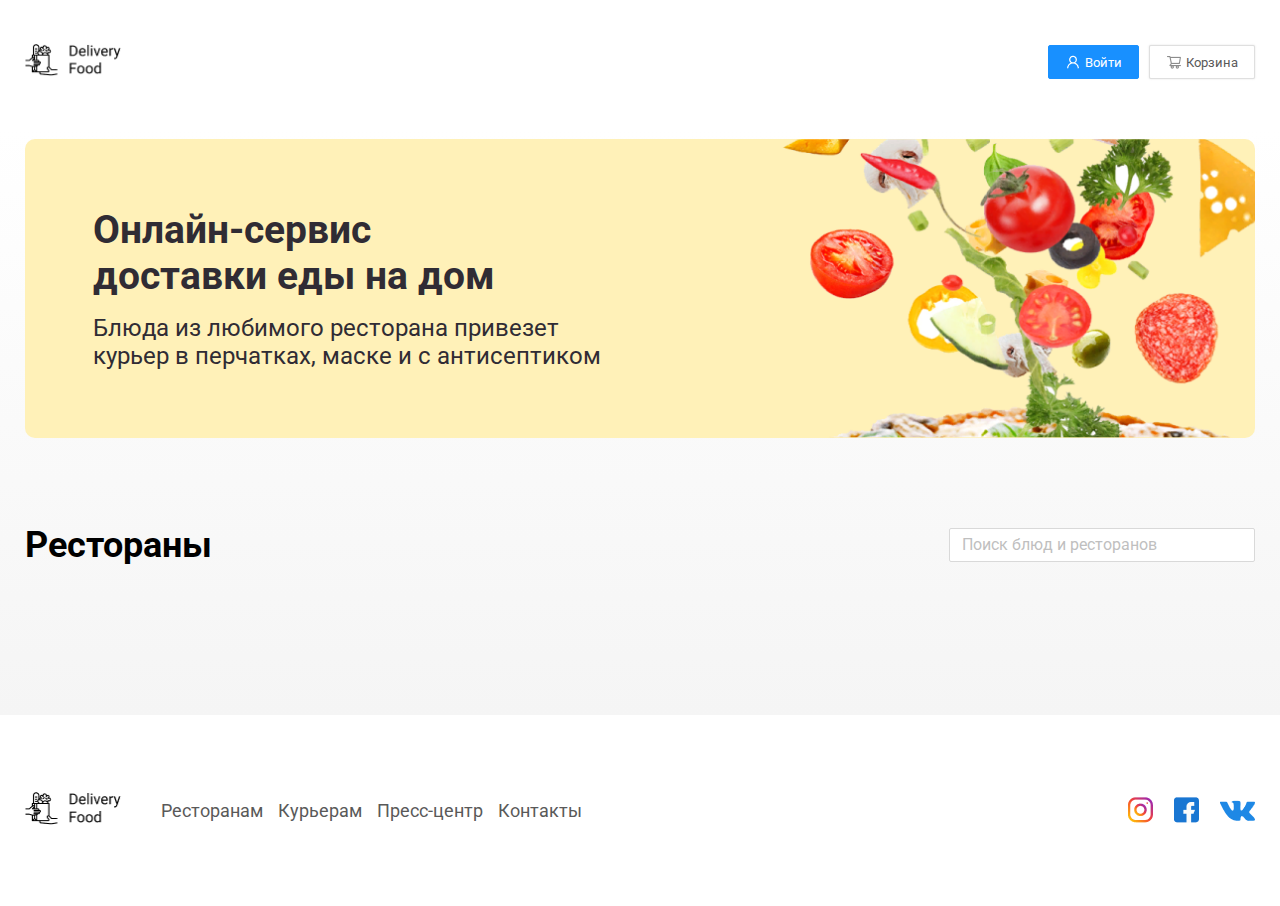
<file: delivery-html/index.html>
<!DOCTYPE html>
<html lang="ru">
  <head>
    <meta charset="UTF-8" />
    <meta name="viewport" content="width=device-width, initial-scale=1.0" />
    <title>Delivery Food</title>
    <link rel="stylesheet" href="style.css" />
    <link rel="preconnect" href="https://fonts.googleapis.com" />
    <link rel="preconnect" href="https://fonts.gstatic.com" crossorigin />
    <link
      href="https://fonts.googleapis.com/css2?family=Roboto&display=swap"
      rel="stylesheet"
    />
    <script src="./scripts/index.js" defer></script>
  </head>
  <body>
    <div class="page-wrapper">

      <header class="header">
        <div class="container">
          <div class="header-box">
            <a class="header-logo logo" href="./index.html">
              <img src="./img/logo.png" alt="logo" />
            </a>
            <div class="header-controls">
              <button class="btn btn-primary">
                <img src="./img/icon/user.png" alt="user" />
                Войти
              </button>
              <button class="btn btn-outline" id="cart-button">
                <img src="./img/icon/shopping-cart.png" alt="shopping-cart" />
                Корзина
              </button>
            </div>
          </div>
        </div>
      </header>

      <main class="main">
        <section class="banner">
          <div class="container">
            <div class="banner-item">
              <h2 class="banner-item-title">
                Онлайн-сервис <br />
                доставки еды на дом
              </h2>
              <p class="banner-item-subtitle">
                Блюда из любимого ресторана привезет курьер в перчатках, маске и
                с антисептиком
              </p>
            </div>
          </div>
        </section>

        <section class="products">
          <div class="container">
            <div class="products-header">
              <h3 class="products-header-title">Рестораны</h3>
              <input
                type="text"
                class="products-header-search"
                placeholder="Поиск блюд и ресторанов"
              />
            </div>

            <div class="products-wrapper" id="rests-container">

              <!-- <a href="./goods.html?id=${card.id}" class="products-card">
                <div class="products-card__image">
                  <img src="./img/rests/1.jpg" alt="restoran" />
                </div>
                <div class="products-card__description">
                  <div class="products-card__description-row">
                    <h4 class="products-card__description-title">Пицца плюс</h4>
                    <div class="products-card__description-badge">50 мин</div>
                  </div>
                  <div class="products-card__description-row">
                    <div class="products-card__description-info">
                      <div class="products-card__description-info-raiting">
                        <img src="./img/icon/star.svg" alt="star" />
                        4.5
                      </div>
                      <div class="products-card__description-info-price">
                        От 900 ₽
                      </div>
                      <div class="products-card__description-info-group">
                        Пицца
                      </div>
                    </div>
                  </div>
                </div>
              </a>

              <a href="./goods.html" class="products-card">
                <div class="products-card__image">
                  <img src="./img/rests/2.jpg" alt="restoran" />
                </div>
                <div class="products-card__description">
                  <div class="products-card__description-row">
                    <h4 class="products-card__description-title">Тануки</h4>
                    <div class="products-card__description-badge">50 мин</div>
                  </div>
                  <div class="products-card__description-row">
                    <div class="products-card__description-info">
                      <div class="products-card__description-info-raiting">
                        <img src="./img/icon/star.svg" alt="star" />
                        4.5
                      </div>
                      <div class="products-card__description-info-price">
                        От 900 ₽
                      </div>
                      <div class="products-card__description-info-group">
                        Пицца
                      </div>
                    </div>
                  </div>
                </div>
              </a>

              <a href="./goods.html" class="products-card">
                <div class="products-card__image">
                  <img src="./img/rests/3.jpg" alt="restoran" />
                </div>
                <div class="products-card__description">
                  <div class="products-card__description-row">
                    <h4 class="products-card__description-title">FoodBand</h4>
                    <div class="products-card__description-badge">50 мин</div>
                  </div>
                  <div class="products-card__description-row">
                    <div class="products-card__description-info">
                      <div class="products-card__description-info-raiting">
                        <img src="./img/icon/star.svg" alt="star" />
                        4.5
                      </div>
                      <div class="products-card__description-info-price">
                        От 900 ₽
                      </div>
                      <div class="products-card__description-info-group">
                        Пицца
                      </div>
                    </div>
                  </div>
                </div>
              </a>

              <a href="./goods.html" class="products-card">
                <div class="products-card__image">
                  <img src="./img/rests/4.jpg" alt="restoran" />
                </div>
                <div class="products-card__description">
                  <div class="products-card__description-row">
                    <h4 class="products-card__description-title">
                      Жадина-пицца
                    </h4>
                    <div class="products-card__description-badge">50 мин</div>
                  </div>
                  <div class="products-card__description-row">
                    <div class="products-card__description-info">
                      <div class="products-card__description-info-raiting">
                        <img src="./img/icon/star.svg" alt="star" />
                        4.5
                      </div>
                      <div class="products-card__description-info-price">
                        От 900 ₽
                      </div>
                      <div class="products-card__description-info-group">
                        Пицца
                      </div>
                    </div>
                  </div>
                </div>
              </a>

              <a href="./goods.html" class="products-card">
                <div class="products-card__image">
                  <img src="./img/rests/5.jpg" alt="restoran" />
                </div>
                <div class="products-card__description">
                  <div class="products-card__description-row">
                    <h4 class="products-card__description-title">Точка еды</h4>
                    <div class="products-card__description-badge">50 мин</div>
                  </div>
                  <div class="products-card__description-row">
                    <div class="products-card__description-info">
                      <div class="products-card__description-info-raiting">
                        <img src="./img/icon/star.svg" alt="star" />
                        4.5
                      </div>
                      <div class="products-card__description-info-price">
                        От 900 ₽
                      </div>
                      <div class="products-card__description-info-group">
                        Пицца
                      </div>
                    </div>
                  </div>
                </div>
              </a>

              <a href="./goods.html" class="products-card">
                <div class="products-card__image">
                  <img src="./img/rests/6.jpg" alt="restoran" />
                </div>
                <div class="products-card__description">
                  <div class="products-card__description-row">
                    <h4 class="products-card__description-title">
                      PizzaBurger
                    </h4>
                    <div class="products-card__description-badge">50 мин</div>
                  </div>
                  <div class="products-card__description-row">
                    <div class="products-card__description-info">
                      <div class="products-card__description-info-raiting">
                        <img src="./img/icon/star.svg" alt="star" />
                        4.5
                      </div>
                      <div class="products-card__description-info-price">
                        От 900 ₽
                      </div>
                      <div class="products-card__description-info-group">
                        Пицца
                      </div>
                    </div>
                  </div>
                </div>
              </a> -->

            </div>
          </div>
        </section>
      </main>

      <div class="cart-modal_overlay">
        <div class="cart-modal">
          <div class="cart-modal-header">
            <div class="cart-modal-header-title">Корзина</div>
            <span class="cart-modal-header-close">
              <img src="./img/icon/close.svg" alt="close">
            </span>
          </div>

          <div class="cart-modal-body">
            <div class="cart-item">
              <p class="cart-item-title">Ролл угорь стандарт</p>

              <div class="cart-item_controls">
                <div class="cart-item_controls-price">250 ₽</div>
                <button class="btn btn-outline"> - </button>
                <div class="cart-item_controls-count">1</div>
                <button class="btn btn-outline"> + </button>
              </div>
            </div>

            <div class="cart-item">
              <p class="cart-item-title">Ролл угорь стандарт</p>
              <div class="cart-item_controls">
                <div class="cart-item_controls-price">250 ₽</div>
                <button class="btn btn-outline"> - </button>
                <div class="cart-item_controls-count">1</div>
                <button class="btn btn-outline"> + </button>
              </div>
            </div>
          </div>

          <div class="cart-modal-footer">
            <div class="cart-modal-footer-price">1250 ₽</div>
            <div class="cart-modal-footer-controls">
              <button class="btn btn-primary">
                Оформить заказ
              </button>
              <button class="btn btn-outline">
                Отмена
              </button>
            </div>
          </div>
        </div>
      </div>

      <footer class="footer">
        <div class="container">
          <div class="footer-box">
            <a href="./index.html" class="footer-logo logo">
              <img src="./img/logo.png" alt="logo" />
            </a>
            <div class="footer-nav">
              <ul>
                <li>Ресторанам</li>
                <li>Курьерам</li>
                <li>Пресс-центр</li>
                <li>Контакты</li>
              </ul>
            </div>
            <div class="footer-social">
              <img src="./img/icon/inst.png" alt="instagram" />
              <img src="./img/icon/fb.png" alt="facebook" />
              <img src="./img/icon/vk.png" alt="vk" />
            </div>
          </div>
        </div>
      </footer>

    </div>
  </body>
</html>
</file>
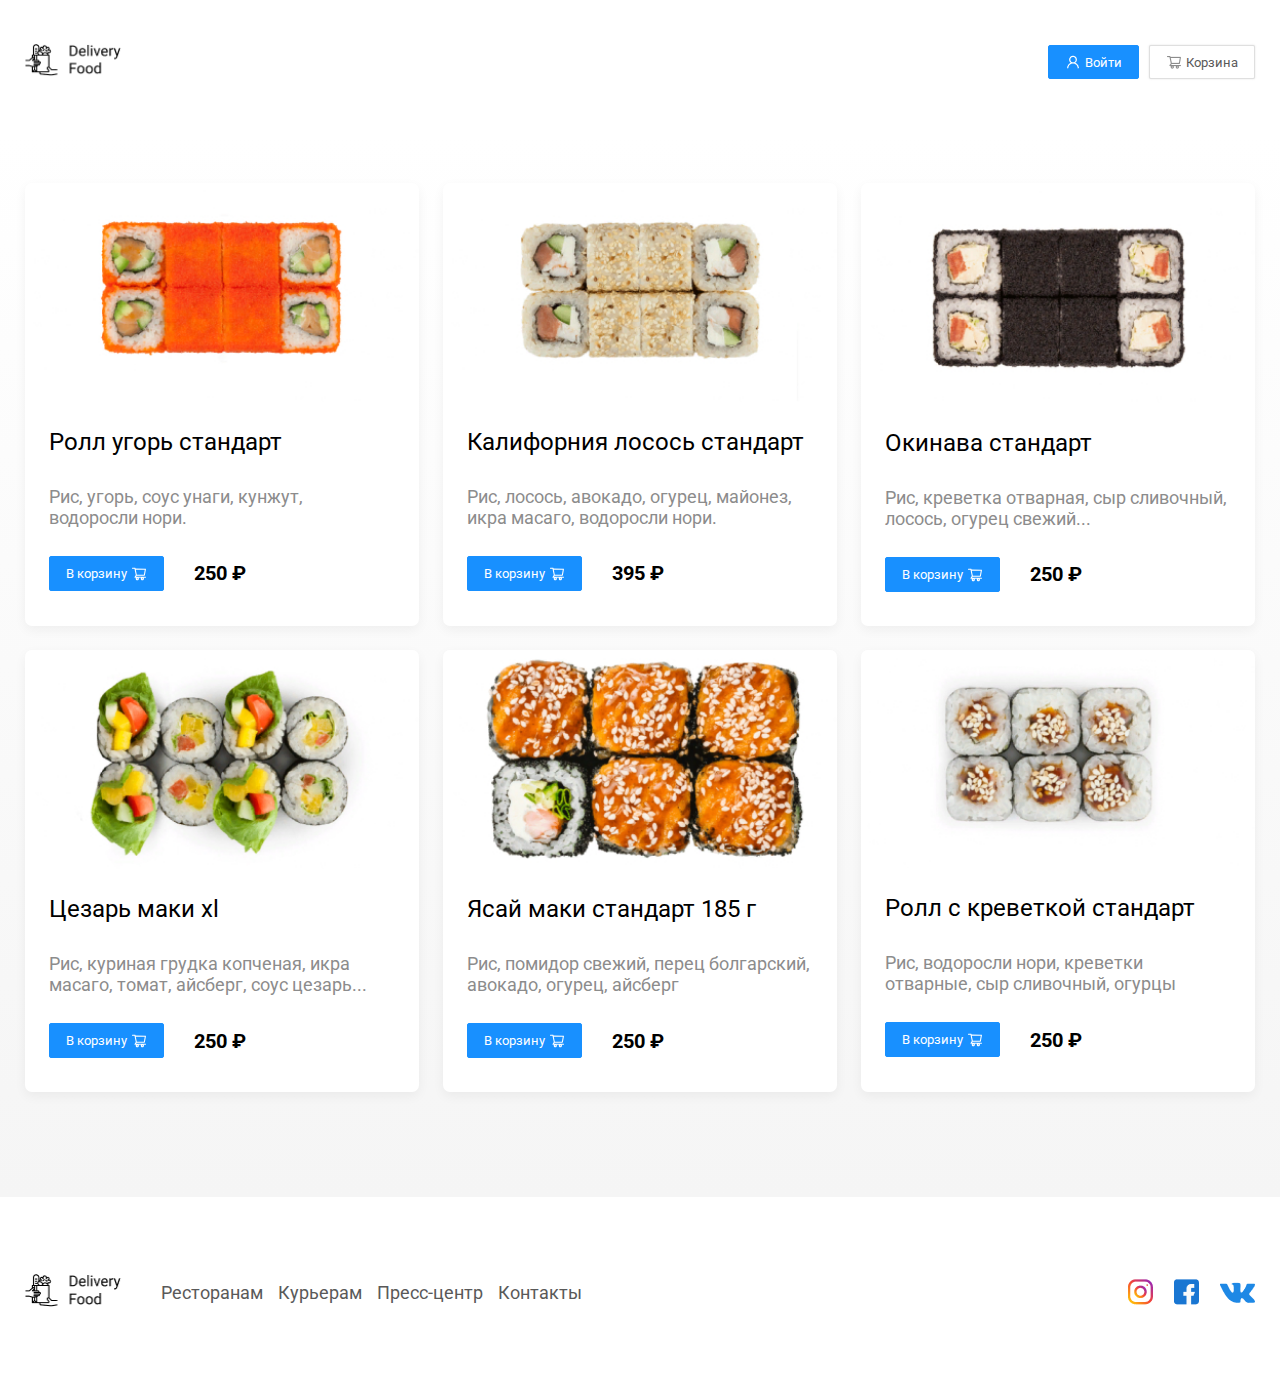
<file: delivery-html/goods.html>
<!DOCTYPE html>
<html lang="en">
  <head>
    <meta charset="UTF-8" />
    <meta name="viewport" content="width=device-width, initial-scale=1.0" />
    <title>Delivery Food</title>
    <link rel="stylesheet" href="style.css" />
    <link rel="preconnect" href="https://fonts.googleapis.com" />
    <link rel="preconnect" href="https://fonts.gstatic.com" crossorigin />
    <link
      href="https://fonts.googleapis.com/css2?family=Roboto&display=swap"
      rel="stylesheet"
    />
    <script src="./scripts/index.js" defer></script>
  </head>
  <body>
    <div class="page-wrapper">

      <header class="header">
        <div class="container">
          <div class="header-box">
            <a href="./index.html" class="header-logo logo">
              <img src="./img/logo.png" alt="logo" />
            </a>
            <div class="header-controls">
              <button class="btn btn-primary">
                <img src="./img/icon/user.png" alt="user" />
                Войти
              </button>
              <button class="btn btn-outline" id="cart-button">
                <img src="./img/icon/shopping-cart.png" alt="shopping-cart" />
                Корзина
              </button>
            </div>
          </div>
        </div>
      </header>

      <main class="main">
        
        <section class="products">
          <div class="container">
            <div class="products-wrapper">

              <div class="products-card">
                <div class="products-card__image">
                  <img src="./img/goods/1.jpg" alt="goods" />
                </div>

                <div class="products-card__description">
                  <div class="products-card__description-row">
                    <h5 class="products-card__description-name">Ролл угорь стандарт</h5>
                  </div>
                  <div class="products-card__description-row">
                    <p class="products-card__description-text">
                        Рис, угорь, соус унаги, кунжут, водоросли нори.
                    </p>
                  </div>
                  <div class="products-card__description-row">
                    <div class="products-card__description-contrals">
                      <button class="btn btn-primary">
                        В корзину
                        <img src="./img/icon/goods-cart.svg" alt="user" />
                      </button>
                      <span class="products-card__description-contrals-price">250 ₽</span>
                    </div>
                  </div>
                </div>
              </div>

              <div class="products-card">
                <div class="products-card__image">
                  <img src="./img/goods/2.jpg" alt="goods" />
                </div>

                <div class="products-card__description">
                  <div class="products-card__description-row">
                    <h5 class="products-card__description-name">Калифорния лосось стандарт</h5>
                  </div>
                  <div class="products-card__description-row">
                    <p class="products-card__description-text">
                        Рис, лосось, авокадо, огурец, майонез, икра масаго, водоросли нори.
                    </p>
                  </div>
                  <div class="products-card__description-row">
                    <div class="products-card__description-contrals">
                      <button class="btn btn-primary">
                        В корзину
                        <img src="./img/icon/goods-cart.svg" alt="user" />
                      </button>
                      <span
                        class="products-card__description-contrals-price"
                      >395 ₽</span>
                    </div>
                  </div>
                </div>
              </div>

              <div class="products-card">
                <div class="products-card__image">
                  <img src="./img/goods/3.jpg" alt="goods" />
                </div>

                <div class="products-card__description">
                  <div class="products-card__description-row">
                    <h5 class="products-card__description-name">Окинава стандарт</h5>
                  </div>
                  <div class="products-card__description-row">
                    <p class="products-card__description-text">
                        Рис, креветка отварная, сыр сливочный, лосось, огурец свежий...
                    </p>
                  </div>
                  <div class="products-card__description-row">
                    <div class="products-card__description-contrals">
                      <button class="btn btn-primary">
                        В корзину
                        <img src="./img/icon/goods-cart.svg" alt="user" />
                      </button>
                      <span
                        class="products-card__description-contrals-price"
                      >250 ₽</span>
                    </div>
                  </div>
                </div>
              </div>

              <div class="products-card">
                <div class="products-card__image">
                  <img src="./img/goods/4.jpg" alt="goods" />
                </div>

                <div class="products-card__description">
                  <div class="products-card__description-row">
                    <h5 class="products-card__description-name">Цезарь маки хl</h5>
                  </div>
                  <div class="products-card__description-row">
                    <p class="products-card__description-text">
                        Рис, куриная грудка копченая, икра масаго, томат, айсберг, соус цезарь...
                    </p>
                  </div>
                  <div class="products-card__description-row">
                    <div class="products-card__description-contrals">
                      <button class="btn btn-primary">
                        В корзину
                        <img src="./img/icon/goods-cart.svg" alt="user" />
                      </button>
                      <span
                        class="products-card__description-contrals-price"
                      >250 ₽</span>
                    </div>
                  </div>
                </div>
              </div>

              <div class="products-card">
                <div class="products-card__image">
                  <img src="./img/goods/5.jpg" alt="goods" />
                </div>

                <div class="products-card__description">
                  <div class="products-card__description-row">
                    <h5 class="products-card__description-name">Ясай маки стандарт 185 г</h5>
                  </div>
                  <div class="products-card__description-row">
                    <p class="products-card__description-text">
                        Рис, помидор свежий, перец болгарский, авокадо, огурец, айсберг
                    </p>
                  </div>
                  <div class="products-card__description-row">
                    <div class="products-card__description-contrals">
                      <button class="btn btn-primary">
                        В корзину
                        <img src="./img/icon/goods-cart.svg" alt="user" />
                      </button>
                      <span
                        class="products-card__description-contrals-price"
                      >250 ₽</span>
                    </div>
                  </div>
                </div>
              </div>

              <div class="products-card">
                <div class="products-card__image">
                  <img src="./img/goods/6.jpg" alt="goods" />
                </div>

                <div class="products-card__description">
                  <div class="products-card__description-row">
                    <h5 class="products-card__description-name">Ролл с креветкой стандарт</h5>
                  </div>
                  <div class="products-card__description-row">
                    <p class="products-card__description-text">
                        Рис, водоросли нори, креветки отварные, сыр сливочный, огурцы
                    </p>
                  </div>
                  <div class="products-card__description-row">
                    <div class="products-card__description-contrals">
                      <button class="btn btn-primary">
                        В корзину
                        <img src="./img/icon/goods-cart.svg" alt="user" />
                      </button>
                      <span
                        class="products-card__description-contrals-price"
                      >250 ₽</span>
                    </div>
                  </div>
                </div>
              </div>

            </div>
          </div>
        </section>

      </main>

      <div class="cart-modal_overlay">
        <div class="cart-modal">
          <div class="cart-modal-header">
            <div class="cart-modal-header-title">Корзина</div>
            <span class="cart-modal-header-close">
              <img src="./img/icon/close.svg" alt="close">
            </span>
          </div>

          <div class="cart-modal-body">
            <div class="cart-item">
              <p class="cart-item-title">Ролл угорь стандарт</p>

              <div class="cart-item_controls">
                <div class="cart-item_controls-price">250 ₽</div>
                <button class="btn btn-outline"> - </button>
                <div class="cart-item_controls-count">1</div>
                <button class="btn btn-outline"> + </button>
              </div>
            </div>

            <div class="cart-item">
              <p class="cart-item-title">Ролл угорь стандарт</p>
              <div class="cart-item_controls">
                <div class="cart-item_controls-price">250 ₽</div>
                <button class="btn btn-outline"> - </button>
                <div class="cart-item_controls-count">1</div>
                <button class="btn btn-outline"> + </button>
              </div>
            </div>
          </div>

          <div class="cart-modal-footer">
            <div class="cart-modal-footer-price">1250 ₽</div>
            <div class="cart-modal-footer-controls">
              <button class="btn btn-primary">
                Оформить заказ
              </button>
              <button class="btn btn-outline">
                Отмена
              </button>
            </div>
          </div>
        </div>
      </div>

      <footer class="footer">
        <div class="container">
          <div class="footer-box">
            <a href="./index.html" class="footer-logo logo">
              <img src="./img/logo.png" alt="logo" />
            </a>
            <div class="footer-nav">
              <ul>
                <li>Ресторанам</li>
                <li>Курьерам</li>
                <li>Пресс-центр</li>
                <li>Контакты</li>
              </ul>
            </div>
            <div class="footer-social">
              <img src="./img/icon/inst.png" alt="instagram" />
              <img src="./img/icon/fb.png" alt="facebook" />
              <img src="./img/icon/vk.png" alt="vk" />
            </div>
          </div>
        </div>
      </footer>

    </div>
  </body>
</html>
</file>
<file: delivery-html/style.css>
* {
    box-sizing: border-box;
    font-family: Roboto;
    font-style: normal;
    line-height: normal;
}

body {
    margin: 0;
    padding: 0;
}

.page-wrapper {
    display: flex;
    flex-direction: column;
    min-height: 100vh;
}

.logo {
    max-width: 100px;
}

.logo img {
    width: 100%;
}

.container {
    width: 100%;
    max-width: 1230px;
    height: 100%;
    margin: 0 auto;
    padding: 15px 0px;
}

.header-controls {
    display: flex;
    align-items: center;
    justify-content: flex-end;
    gap: 10px;
}

.btn {
    display: flex;
    padding: 8px 16px;
    align-items: center;
    gap: 4px;
    outline: none;
    cursor: pointer;
}

.btn-primary {
    background: #1890FF;
    color: #FFFFFF;
    border-radius: 2px;
    border: 1px solid #1890FF;
}

.btn-outline {
    color: #595959;
    background: #FFFFFF;
    border-radius: 2px;
    border: 1px solid #d9d9d9d9;
    background: #fff;
    box-shadow: 0px 0px 2px 0px #d9d9d9d9;
}

.header {
    min-height: 124px;
    display: flex;
    align-items: center;
}

.header-box {
    height: 100%;
    display: flex;
    justify-content: space-between;
    align-items: center;
}

/* ################################################### */

.main {
    flex-grow: 1;
    background: linear-gradient(180deg, rgba(245, 245, 245, 0.00) 1.04%, #F5F5F5 100%);
}

.banner {
    margin-bottom: 56px;
}

.banner-item {
    background-image: url('./img/banner2.png');
    background-repeat: no-repeat;
    background-size: 100%;
    padding: 68px;
    border-radius: 10px;
    background-size: contain;
    background-position: center right;
    background-color: #FFF1B8;

}

.banner-item-title {
    color: #302C34;
    font-size: 39px;
    font-weight: 700;
    max-width: 50%;
    margin-top: 0;
    margin-bottom: 15px;
}

.banner-item-subtitle {
    color: #302C34;
    font-size: 24px;
    font-weight: 400;
    max-width: 50%;
    margin: 0;
}

/* ################################################### */

.products {}

.container {}

.products-header {
    display: flex;
    align-items: center;
    justify-content: space-between;
    flex-wrap: wrap;
    gap: 24px;
}

.products-header-title {
    color: #000;
    font-size: 36px;
    font-weight: 700;
    margin: 0;
}

.products-header-search {
    border-radius: 2px;
    border: 1px solid #D9D9D9;
    background: #FFF;
    height: 34px;
    min-width: 306px;
    flex-shrink: 0;
    padding: 5px 12px;
}

.products-header-search:focus {
    outline: none;
    border: none;
    border: 1px solid #D9D9D9;
}

.products-header-search::placeholder {
    color: #BFBFBF;
    font-size: 16px;
    font-weight: 400;
    line-height: 24px;
}

.products-wrapper {
    margin-top: 44px;
    margin-bottom: 90px;
    display: flex;
    flex-wrap: wrap;
    gap: 24px;
}

.products-card {
    width: calc((100% - 48px) / 3);
    border-radius: 7px;
    background: #fff;
    box-shadow: 0px 4px 12px 0px rgb(0, 0, 0, 0.05);
    overflow: hidden;
    text-decoration: none;
}

.products-card__image {
    width: 100%;
}

.products-card__image img {
    width: 100%;
}

.products-card__description {
    padding: 20px 24px 34px 24px;
}

.products-card__description-row {
    display: flex;
    align-items: center;
    justify-content: space-between;
}

.products-card__description-title {
    color: #000;
    font-size: 24px;
    font-weight: 700;
    line-height: 32px;
    margin: 0;
}

.products-card__description-badge {
    color: #FFF;
    font-size: 12px;
    font-weight: 400;
    line-height: 20px;
    border-radius: 2px;
    background: #262626;
    padding: 1px 8px;
}

.products-card__description-row {}

.products-card__description-row:not(:last-child) {
    margin-bottom: 10px;
}

.products-card__description-info {
    display: flex;
    align-items: center;
    justify-content: flex-start;
    flex-wrap: wrap;
    gap: 25px;
    row-gap: 6px;
    column-gap: 25px;
}

.products-card__description-info-raiting {
    color: #FFC107;
    font-size: 18px;
    font-weight: 700;
    line-height: 32px;
}

.products-card__description-info-price {
    color: #8C8C8C;
    font-size: 18px;
    font-weight: 400;
    line-height: 32px;
}

.products-card__description-info-group {
    color: #8C8C8C;
    font-size: 18px;
    font-weight: 400;
    line-height: 32px;
    position: relative;
}

.products-card__description-info-group::before {
    content: '';
    display: block;
    width: 5px;
    height: 5px;
    border-radius: 50%;
    background-color: #8C8C8C;
    position: absolute;
    left: -14px;
    top: 14px;
}

.products-card__description-name {
    margin: 0;
    color: #000;
    font-size: 24px;
    font-weight: 400;
    line-height: 32px;
}

.products-card__description-text {
    color: #8C8C8C;
    font-size: 18px;
    font-weight: 400;
}

.products-card__description-contrals {
    display: flex;
    align-items: center;
    justify-content: flex-start;
    flex-wrap: wrap;
    row-gap: 10px;
    column-gap: 30px;
}

.btn {}

.btn-primary {}

.products-card__description-contrals-price {
    color: #000;
    font-size: 20px;
    font-weight: 700;
    line-height: 32px;
}

/* ############################################### */

.footer {
    min-height: 156px;
    display: flex;
    align-items: center;
    padding: 60px 0px;
}

.footer-box {
    height: 100%;
    display: flex;
    justify-content: space-between;
    align-items: center;
    flex-wrap: wrap;
    gap: 36px;
}

.footer-logo {}

.footer-nav {
    flex-grow: 1;
}

.footer-nav ul {
    display: flex;
    align-items: center;
    flex-wrap: wrap;
    list-style: none;
    padding: 0;
    margin: 0;
    gap: 15px;
}

.footer-nav ul li {
    color: #595959;
    font-size: 18px;
    font-weight: 400;
}

.footer-social {
    display: flex;
    align-items: center;
    justify-content: flex-end;
    gap: 20px;
}

/* ###################################################################### */

.cart-modal_overlay {
    display: none;
    position: fixed;
    top: 0;
    left: 0;
    right: 0;
    bottom: 0;
    background: #000000ba;
    align-items: center;
    justify-content: center;
}

.cart-modal_overlay.open {
    display: flex;
}

.cart-modal {
    width: 100%;
    max-width: 780px;
    padding: 40px 45px;
    border-radius: 5px;
    background: #FFF;
}

.cart-modal-header {
    display: flex;
    align-items: center;
    justify-content: space-between;
    margin-bottom: 48px;
}

.cart-modal-header-title {
    color: #000;
    font-size: 36px;
    font-weight: 700;
    margin: 0;
}

.cart-modal-header-close {
    cursor: pointer;
}

.cart-modal-body {}

.cart-item {
    display: flex;
    align-items: center;
    justify-content: space-between;
    flex-wrap: wrap;
    gap: 10px;
}

.cart-item:not(:last-child) {
    padding-bottom: 10px;
    margin-bottom: 10px;
    border-bottom: 1px solid #d9d9d9;
}

.cart-item-title {
    color: #000;
    font-size: 18px;
    font-weight: 400;
    line-height: 32px;
    margin: 0;
}

.cart-item_controls {
    display: flex;
    align-items: center;
}

.cart-item_controls button {
    border-radius: 2px;
    border: 1px solid #40A9FF;
    color: #40A9FF;
    background: #FFF;
}

.cart-item_controls-price {
    color: #000;
    font-size: 20px;
    font-weight: 700;
    line-height: 32px;
    margin-right: 47px;
}

.cart-item_controls-count {
    color: #000;
    text-align: center;
    font-size: 16px;
    font-weight: 400;
    line-height: 24px;
    margin: 0 15px;
}

.cart-modal-footer {
    display: flex;
    align-items: center;
    justify-content: space-between;
    flex-wrap: wrap;
    gap: 10px;
    margin-top: 50px;
}

.cart-modal-footer-price {
    border-radius: 5px;
    background: #262626;
    color: #FAFAFA;
    font-size: 20px;
    font-weight: 700; 
    padding: 15px 20px;
}

.cart-modal-footer-controls {
    display: flex;
    align-items: center;
    gap: 10px;
    
    
}

/* ###################################################################### */

@media (max-width: 999px) {
    .banner-item {
        background-image: none;
    }

    .banner-item-title {
        width: 100%;
    }

    .banner-item-subtitle {
        width: 100%;
    }

    .products-card {
        width: calc((100% - 24px) / 2);
    }
}

@media (max-width: 768px) {
    .products-card {
        width: 100%;
    }
}

/* 
justify-content: center;
align-items: center;
flex-direction: column-reverse;
order: -1;
align-self: start;
flex-wrap: wrap;
align-content: space-between;
flex-flow: wrap-row;
flex-wrap:wrap-reverse; 
*/
</file>
